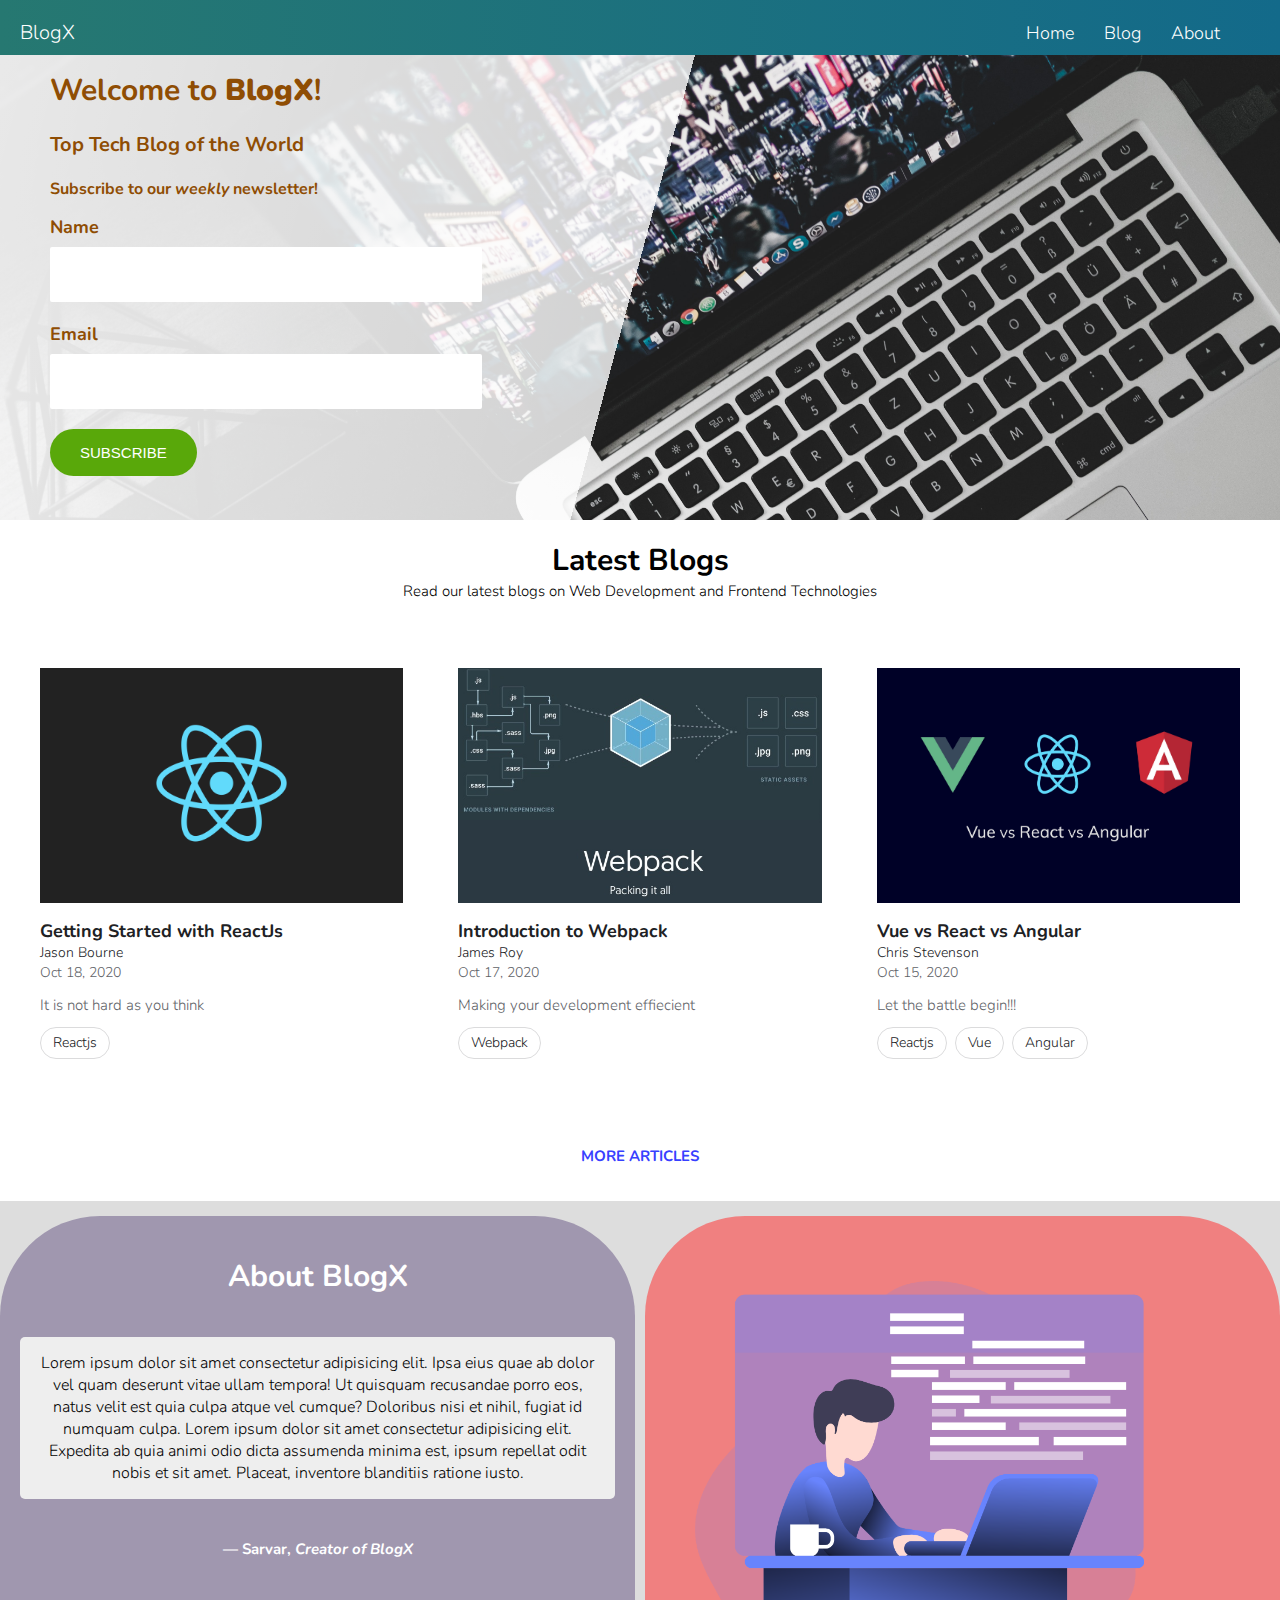
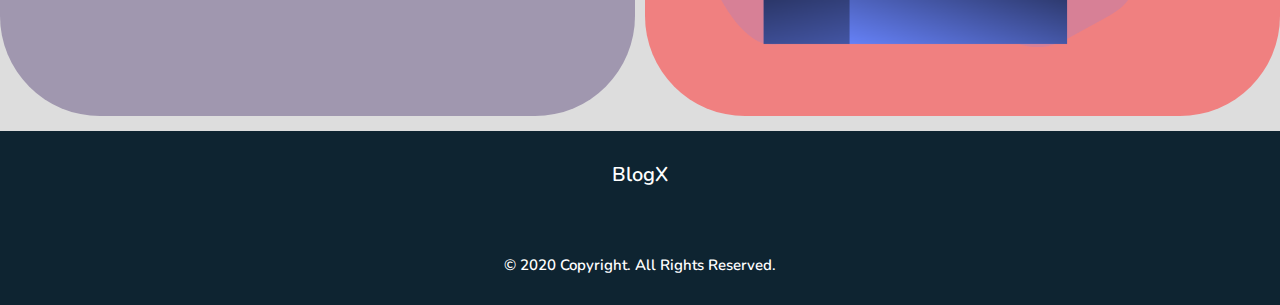
<file: index.html>
<!DOCTYPE html>
<html lang="en">
  <head>
    <meta charset="UTF-8" />
    <meta name="viewport" content="width=device-width, initial-scale=1.0" />
    <link
      href="https://fonts.googleapis.com/css2?family=Nunito:ital,wght@0,300;0,400;0,600;0,700;1,300;1,400;1,600&display=swap"
      rel="stylesheet"
    />
    <link
      rel="stylesheet"
      href="https://cdnjs.cloudflare.com/ajax/libs/font-awesome/5.1.1/css/all.min.css"
      integrity="sha512-ioRJH7yXnyX+7fXTQEKPULWkMn3CqMcapK0NNtCN8q//sW7ZeVFcbMJ9RvX99TwDg6P8rAH2IqUSt2TLab4Xmw=="
      crossorigin="anonymous"
    />
    <link rel="stylesheet" href="css/main.css" />
    <title>Home</title>
  </head>
  <body class="container">
    <header class="header">
      <nav class="navbar">
        <span class="nav__toggler" id="toggler">
          <i id="icon" class="fas fa-bars"></i>
        </span>
        <a href="#" class="nav-brand">BlogX</a>

        <ul class="nav__list" id="nav">
          <li class="nav__item">
            <a href="#home" class="nav__link">Home</a>
          </li>
          <li class="nav__item">
            <a href="#blog" class="nav__link">Blog</a>
          </li>
          <li class="nav__item">
            <a href="#about" class="nav__link">About</a>
          </li>
        </ul>
      </nav>
    </header>
    <section class="section-home" id="home">
      <form id="form">
        <h1>Welcome to <strong>BlogX</strong>!</h1>
        <h2>Top Tech Blog of the World</h2>
        <p>Subscribe to our <em>weekly</em> newsletter!</p>

        <div class="form-group">
          <label for="name" class="form-label">Name</label>
          <input type="text" class="form-input" id="name" required />
        </div>
        <div class="form-group">
          <label for="email" class="form-label">Email</label>
          <input type="email" class="form-input" id="email" required />
        </div>
        <div class="form-group">
          <button class="btn btn-green">
            Subscribe
            <i class="far fa-envelope"></i>
          </button>
        </div>
      </form>
    </section>

    <section class="section-blog" id="blog">
      <div class="heading-blog">
        <h2 class="heading-pm-b">Latest Blogs</h2>
        <p>
          Read our latest blogs on Web Development and Frontend Technologies
        </p>
      </div>

      <div class="blog-card card-1">
        <article class="blog-base">
          <div class="blog-img-cover">
            <a href="blog.html" class="blog-link">
              <figure class="blog-figure">
                <img src="img/react.png" alt="Blog Image" class="blog-image" />
              </figure>
            </a>
          </div>
          <div class="blog-text-cover">
            <a href="blog.html" class="blog-link">
              <h2 class="blog-headline">Getting Started with ReactJs</h2>
            </a>
            <div class="blog-author-card">
              <div class="author-card-holder">
                <i class="fas fa-user"></i>
                <span class="author-name">Jason Bourne</span>
                <span class="pub-date">Oct 18, 2020</span>
              </div>
            </div>
          </div>
          <div class="blog-subhead">
            <a href="blog.html" class="blog-link">
              <p class="blog-subhead-text">It is not hard as you think</p>
            </a>
            <div class="blog-tags">
              <a href="#" class="tag">Reactjs</a>
            </div>
          </div>
        </article>
      </div>
      <div class="blog-card card-2">
        <article class="blog-base">
          <div class="blog-img-cover">
            <a href="blog.html" class="blog-link">
              <figure class="blog-figure">
                <img
                  src="img/webpack.jpg"
                  alt="Blog Image"
                  class="blog-image"
                />
              </figure>
            </a>
          </div>
          <div class="blog-text-cover">
            <a href="blog.html" class="blog-link">
              <h2 class="blog-headline">Introduction to Webpack</h2>
            </a>
            <div class="blog-author-card">
              <div class="author-card-holder">
                <i class="fas fa-user"></i>
                <span class="author-name">James Roy</span>
                <span class="pub-date">Oct 17, 2020</span>
              </div>
            </div>
          </div>
          <div class="blog-subhead">
            <a href="blog.html" class="blog-link">
              <p class="blog-subhead-text">
                Making your development effiecient
              </p>
            </a>
            <div class="blog-tags">
              <a href="#" class="tag">Webpack</a>
            </div>
          </div>
        </article>
      </div>
      <div class="blog-card card-3">
        <article class="blog-base">
          <div class="blog-img-cover">
            <a href="blog.html" class="blog-link">
              <figure class="blog-figure">
                <img src="img/versus.jpg" alt="Blog Image" class="blog-image" />
              </figure>
            </a>
          </div>
          <div class="blog-text-cover">
            <a href="blog.html" class="blog-link">
              <h2 class="blog-headline">Vue vs React vs Angular</h2>
            </a>
            <div class="blog-author-card">
              <div class="author-card-holder">
                <i class="fas fa-user"></i>
                <span class="author-name">Chris Stevenson</span>
                <span class="pub-date">Oct 15, 2020</span>
              </div>
            </div>
          </div>
          <div class="blog-subhead">
            <a href="blog.html" class="blog-link">
              <p class="blog-subhead-text">Let the battle begin!!!</p>
            </a>
            <div class="blog-tags">
              <a href="#" class="tag">Reactjs</a>
              <a href="#" class="tag">Vue</a>
              <a href="#" class="tag">Angular</a>
            </div>
          </div>
        </article>
      </div>
      <div class="button-wrap">
        <a class="btn btn-blog" href="#">More articles</a>
      </div>
    </section>
    <section class="section-about" id="about">
      <div class="about-text">
        <h2 class="heading-pm">About BlogX</h2>
        <blockquote>
          <p>
            Lorem ipsum dolor sit amet consectetur adipisicing elit. Ipsa eius
            quae ab dolor vel quam deserunt vitae ullam tempora! Ut quisquam
            recusandae porro eos, natus velit est quia culpa atque vel cumque?
            Doloribus nisi et nihil, fugiat id numquam culpa. Lorem ipsum dolor
            sit amet consectetur adipisicing elit. Expedita ab quia animi odio
            dicta assumenda minima est, ipsum repellat odit nobis et sit amet.
            Placeat, inventore blanditiis ratione iusto.
          </p>
          <footer>&mdash; Sarvar, <cite>Creator of BlogX</cite></footer>
        </blockquote>

        <div class="about-social">
          <a href="#" class="about-icon"><i class="fab fa-linkedin"></i></a>
          <a href="#" class="about-icon"
            ><i class="fab fa-stack-overflow"></i
          ></a>
          <a href="#" class="about-icon"><i class="fab fa-github"></i></a>
        </div>
      </div>
      <div class="about-img">
        <figure class="img-wp">
          <img src="img/web_developer.png" alt="Blogging" />
        </figure>
      </div>
    </section>
    <footer class="footer">
      <p class="footer__title">BlogX</p>
      <div class="footer__social">
        <a href="#" class="footer__icon"><i class="fab fa-facebook"></i></a>
        <a href="#" class="footer__icon"><i class="fab fa-instagram"></i></a>
        <a href="#" class="footer__icon"><i class="fab fa-twitter"></i></a>
      </div>
      <p>&copy; 2020 Copyright. All Rights Reserved.</p>
    </footer>
    <script src="js/main.js"></script>
  </body>
</html>
</file>
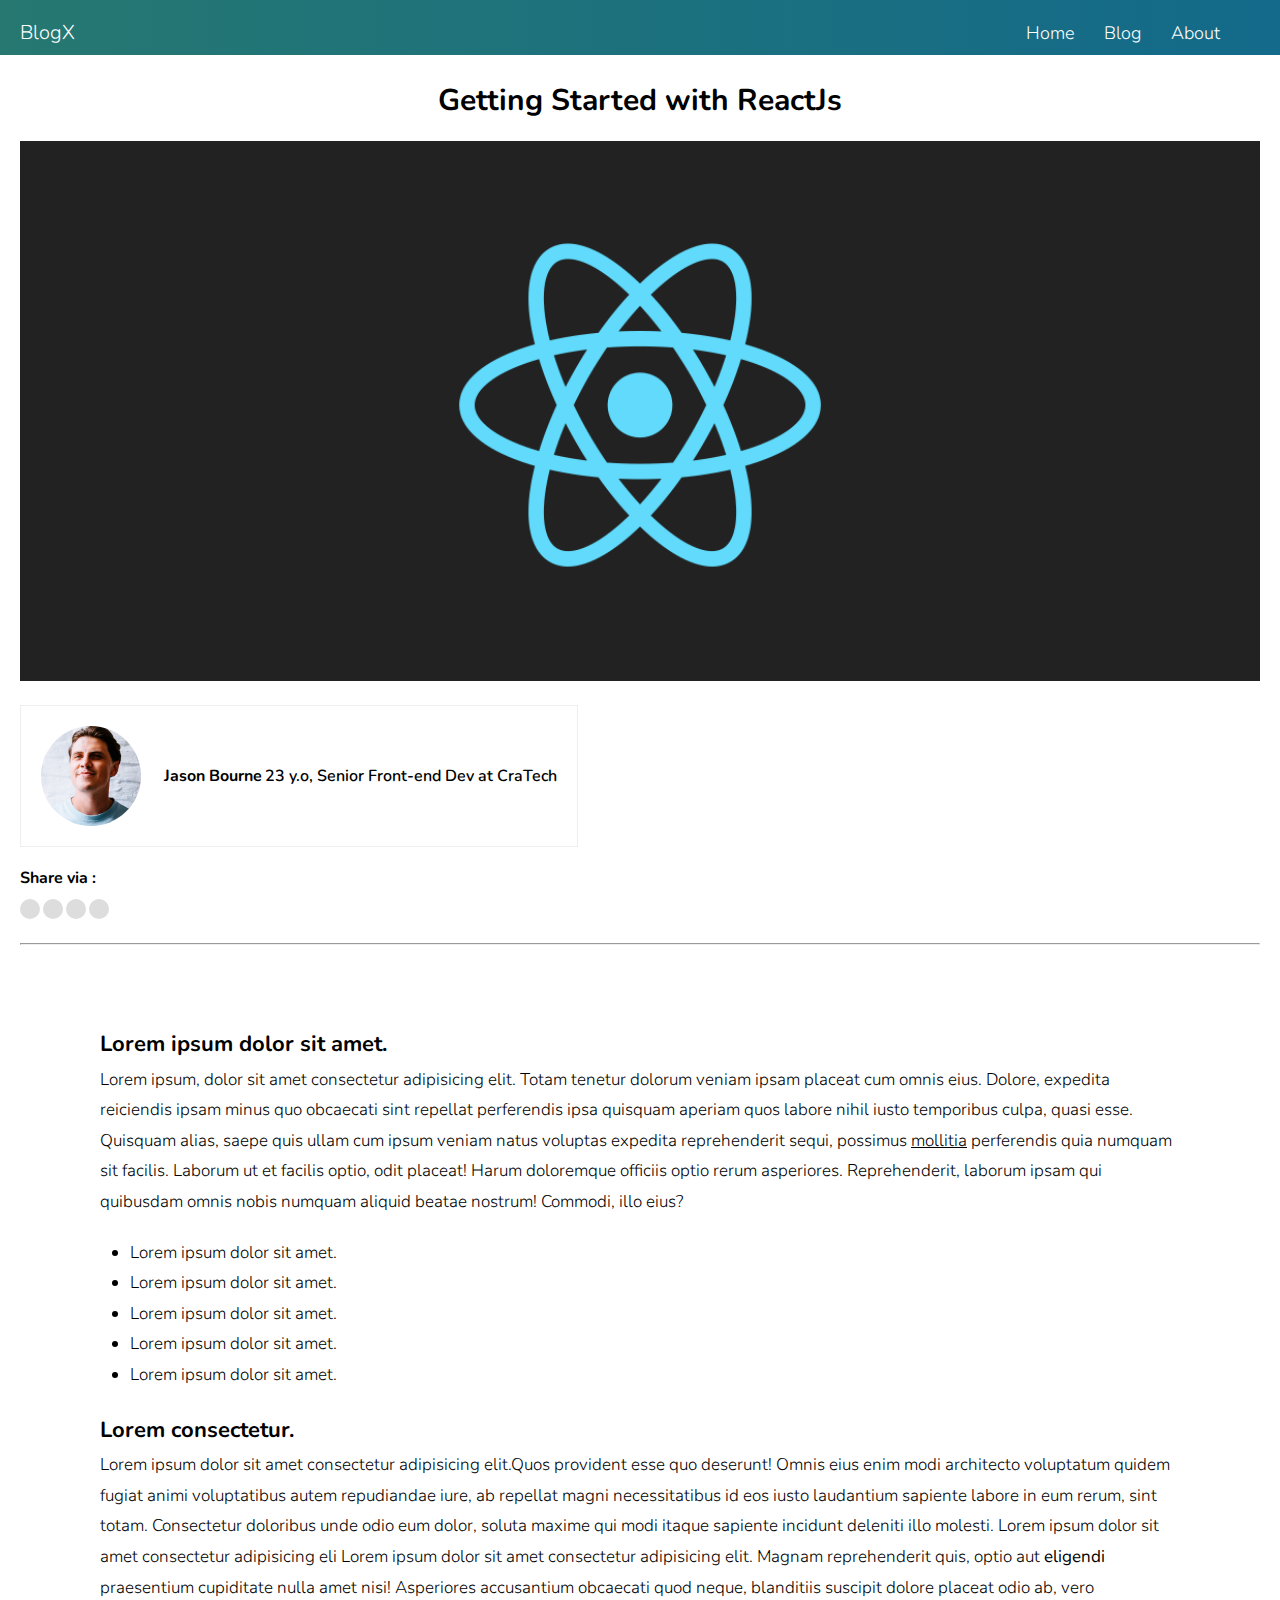
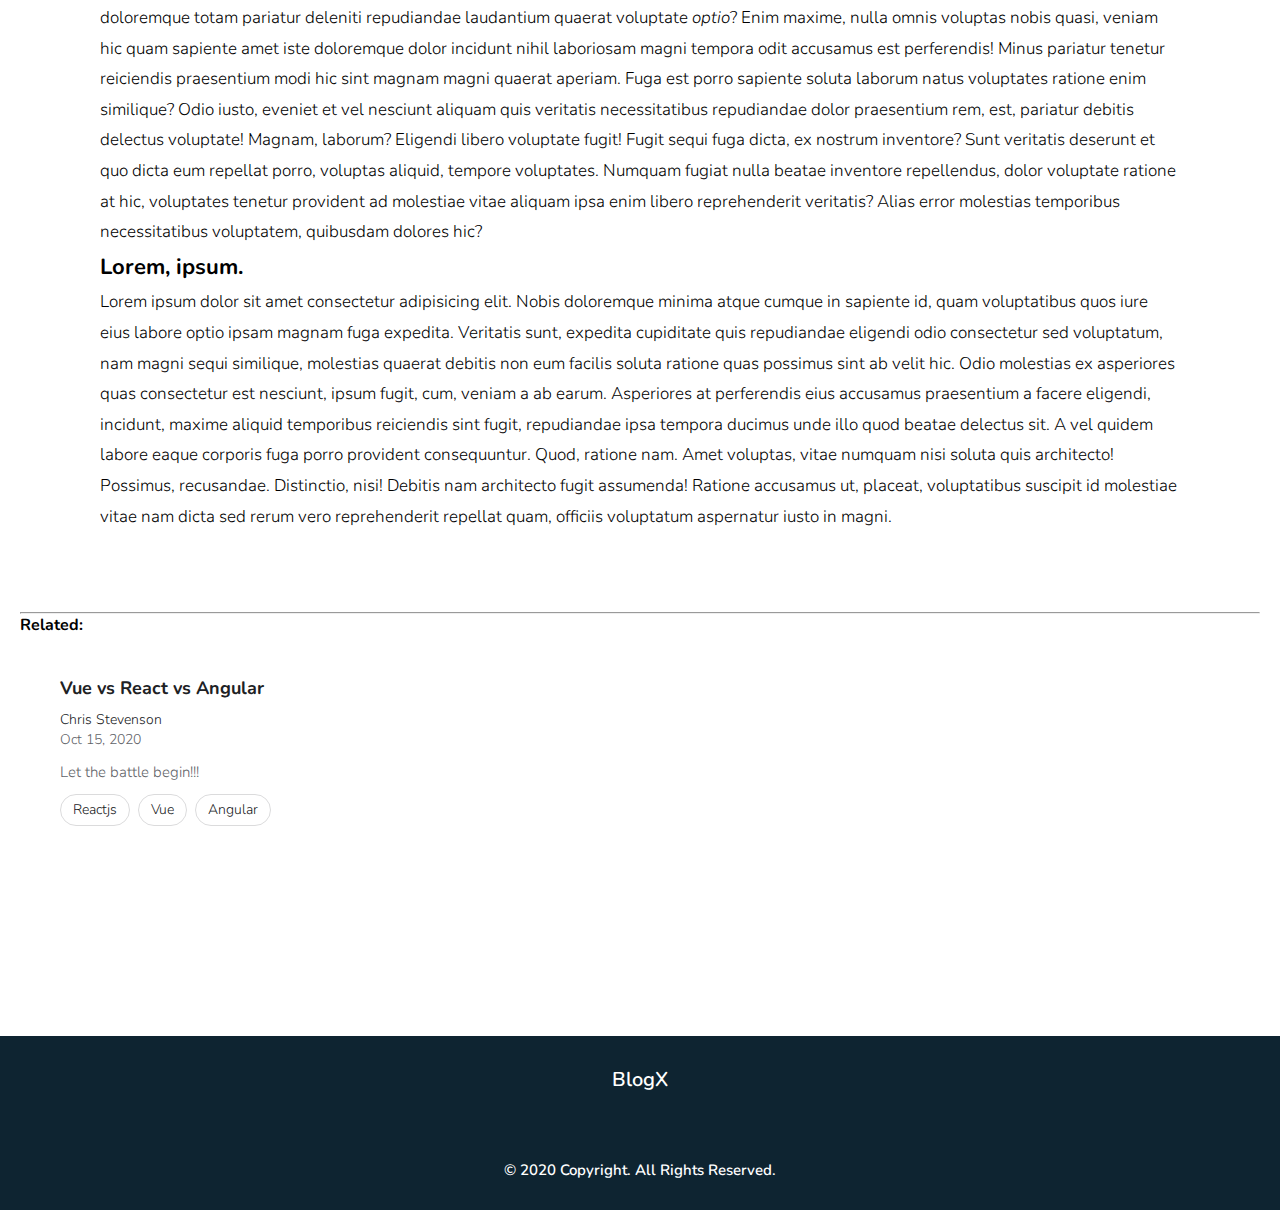
<file: blog.html>
<!DOCTYPE html>
<html lang="en">
  <head>
    <meta charset="UTF-8" />
    <meta name="viewport" content="width=device-width, initial-scale=1.0" />
    <link
      href="https://fonts.googleapis.com/css2?family=Nunito:ital,wght@0,300;0,400;0,600;0,700;1,300;1,400;1,600&display=swap"
      rel="stylesheet"
    />
    <link
      rel="stylesheet"
      href="https://cdnjs.cloudflare.com/ajax/libs/font-awesome/5.1.1/css/all.min.css"
      integrity="sha512-ioRJH7yXnyX+7fXTQEKPULWkMn3CqMcapK0NNtCN8q//sW7ZeVFcbMJ9RvX99TwDg6P8rAH2IqUSt2TLab4Xmw=="
      crossorigin="anonymous"
    />
    <link rel="stylesheet" href="css/main.css" />
    <title>Blogs</title>
  </head>
  <body>
    <header class="header">
      <nav class="navbar">
        <span class="nav__toggler" id="toggler">
          <i id="icon" class="fas fa-bars"></i>
        </span>
        <a href="index.html" class="nav-brand">BlogX</a>

        <ul class="nav__list" id="nav">
          <li class="nav__item">
            <a href="index.html" class="nav__link">Home</a>
          </li>
          <li class="nav__item">
            <a href="index.html#blog" class="nav__link">Blog</a>
          </li>
          <li class="nav__item">
            <a href="index.html" class="nav__link">About</a>
          </li>
        </ul>
      </nav>
    </header>
    <article class="post">
      <h1 class="post-title">Getting Started with ReactJs</h1>
      <div class="post-photo">
        <img src="img/react.png" alt="" />
      </div>
      <div class="author-wrap">
        <div id="avatar"></div>
        <div class="author-fn">
          <p>Jason Bourne</p>
        </div>
        <div class="author-bio">
          <p>23 y.o, Senior Front-end Dev at CraTech</p>
        </div>
      </div>
      <div class="share-post">
        <h3 class="share-title">Share via :</h3>
        <div class="share-social">
          <ul class="share-list">
            <li>
              <a href="#"><i class="fab fa-twitter"></i></a>
            </li>
            <li>
              <a href="#"><i class="fab fa-facebook"></i></a>
            </li>
            <li>
              <a href="#"><i class="fab fa-linkedin"></i></a>
            </li>
            <li>
              <a href="#"><i class="fab fa-reddit"></i></a>
            </li>
          </ul>
        </div>
      </div>
      <hr />
      <div class="post-content">
        <h3>Lorem ipsum dolor sit amet.</h3>
        <p>
          Lorem ipsum, dolor sit amet consectetur adipisicing elit. Totam
          tenetur dolorum veniam ipsam placeat cum omnis eius. Dolore, expedita
          reiciendis ipsam minus quo obcaecati sint repellat perferendis ipsa
          quisquam aperiam quos labore nihil iusto temporibus culpa, quasi esse.
          Quisquam alias, saepe quis ullam cum ipsum veniam natus voluptas
          expedita reprehenderit sequi, possimus <u>mollitia</u> perferendis
          quia numquam sit facilis. Laborum ut et facilis optio, odit placeat!
          Harum doloremque officiis optio rerum asperiores. Reprehenderit,
          laborum ipsam qui quibusdam omnis nobis numquam aliquid beatae
          nostrum! Commodi, illo eius?
        </p>
        <ul>
          <li>Lorem ipsum dolor sit amet.</li>
          <li>Lorem ipsum dolor sit amet.</li>
          <li>Lorem ipsum dolor sit amet.</li>
          <li>Lorem ipsum dolor sit amet.</li>
          <li>Lorem ipsum dolor sit amet.</li>
        </ul>

        <h3>Lorem consectetur.</h3>

        <p>
          Lorem ipsum dolor sit amet consectetur adipisicing elit.Quos provident
          esse quo deserunt! Omnis eius enim modi architecto voluptatum quidem
          fugiat animi voluptatibus autem repudiandae iure, ab repellat magni
          necessitatibus id eos iusto laudantium sapiente labore in eum rerum,
          sint totam. Consectetur doloribus unde odio eum dolor, soluta maxime
          qui modi itaque sapiente incidunt deleniti illo molesti. Lorem ipsum
          dolor sit amet consectetur adipisicing eli Lorem ipsum dolor sit amet
          consectetur adipisicing elit. Magnam reprehenderit quis, optio aut
          <strong>eligendi</strong> praesentium cupiditate nulla amet nisi!
          Asperiores accusantium obcaecati quod neque, blanditiis suscipit
          dolore placeat odio ab, vero doloremque totam pariatur deleniti
          repudiandae laudantium quaerat voluptate <em>optio</em>? Enim maxime,
          nulla omnis voluptas nobis quasi, veniam hic quam sapiente amet iste
          doloremque dolor incidunt nihil laboriosam magni tempora odit
          accusamus est perferendis! Minus pariatur tenetur reiciendis
          praesentium modi hic sint magnam magni quaerat aperiam. Fuga est porro
          sapiente soluta laborum natus voluptates ratione enim similique? Odio
          iusto, eveniet et vel nesciunt aliquam quis veritatis necessitatibus
          repudiandae dolor praesentium rem, est, pariatur debitis delectus
          voluptate! Magnam, laborum? Eligendi libero voluptate fugit! Fugit
          sequi fuga dicta, ex nostrum inventore? Sunt veritatis deserunt et quo
          dicta eum repellat porro, voluptas aliquid, tempore voluptates.
          Numquam fugiat nulla beatae inventore repellendus, dolor voluptate
          ratione at hic, voluptates tenetur provident ad molestiae vitae
          aliquam ipsa enim libero reprehenderit veritatis? Alias error
          molestias temporibus necessitatibus voluptatem, quibusdam dolores hic?
        </p>

        <h3>Lorem, ipsum.</h3>
        <p>
          Lorem ipsum dolor sit amet consectetur adipisicing elit. Nobis
          doloremque minima atque cumque in sapiente id, quam voluptatibus quos
          iure eius labore optio ipsam magnam fuga expedita. Veritatis sunt,
          expedita cupiditate quis repudiandae eligendi odio consectetur sed
          voluptatum, nam magni sequi similique, molestias quaerat debitis non
          eum facilis soluta ratione quas possimus sint ab velit hic. Odio
          molestias ex asperiores quas consectetur est nesciunt, ipsum fugit,
          cum, veniam a ab earum. Asperiores at perferendis eius accusamus
          praesentium a facere eligendi, incidunt, maxime aliquid temporibus
          reiciendis sint fugit, repudiandae ipsa tempora ducimus unde illo quod
          beatae delectus sit. A vel quidem labore eaque corporis fuga porro
          provident consequuntur. Quod, ratione nam. Amet voluptas, vitae
          numquam nisi soluta quis architecto! Possimus, recusandae. Distinctio,
          nisi! Debitis nam architecto fugit assumenda! Ratione accusamus ut,
          placeat, voluptatibus suscipit id molestiae vitae nam dicta sed rerum
          vero reprehenderit repellat quam, officiis voluptatum aspernatur iusto
          in magni.
        </p>
      </div>

      <hr />
      <h3 class="share-title">Related:</h3>
      <div class="blog-card post-card">
        <article class="blog-base">
          <div class="blog-text-cover">
            <a href="#" class="blog-link">
              <h2 class="blog-headline">Vue vs React vs Angular</h2>
            </a>
            <div class="blog-author-card">
              <div class="author-card-holder">
                <i class="fas fa-user"></i>
                <span class="author-name">Chris Stevenson</span>
                <span class="pub-date">Oct 15, 2020</span>
              </div>
            </div>
          </div>
          <div class="blog-subhead">
            <a href="#" class="blog-link">
              <p class="blog-subhead-text">Let the battle begin!!!</p>
            </a>
            <div class="blog-tags">
              <a href="#" class="tag">Reactjs</a>
              <a href="#" class="tag">Vue</a>
              <a href="#" class="tag">Angular</a>
            </div>
          </div>
        </article>
      </div>
    </article>

    <footer class="footer">
      <p class="footer__title">BlogX</p>
      <div class="footer__social">
        <a href="#" class="footer__icon"><i class="fab fa-facebook"></i></a>
        <a href="#" class="footer__icon"><i class="fab fa-instagram"></i></a>
        <a href="#" class="footer__icon"><i class="fab fa-twitter"></i></a>
      </div>
      <p>&copy; 2020 Copyright. All Rights Reserved.</p>
    </footer>
    <script src="js/main.js"></script>
  </body>
</html>
</file>
<file: css/main.css>
@import 'base.css';
@import 'header.css';
@import 'home.css';
@import 'blog.css';
@import 'about.css';
@import 'post.css';
@import 'footer.css';
</file>
